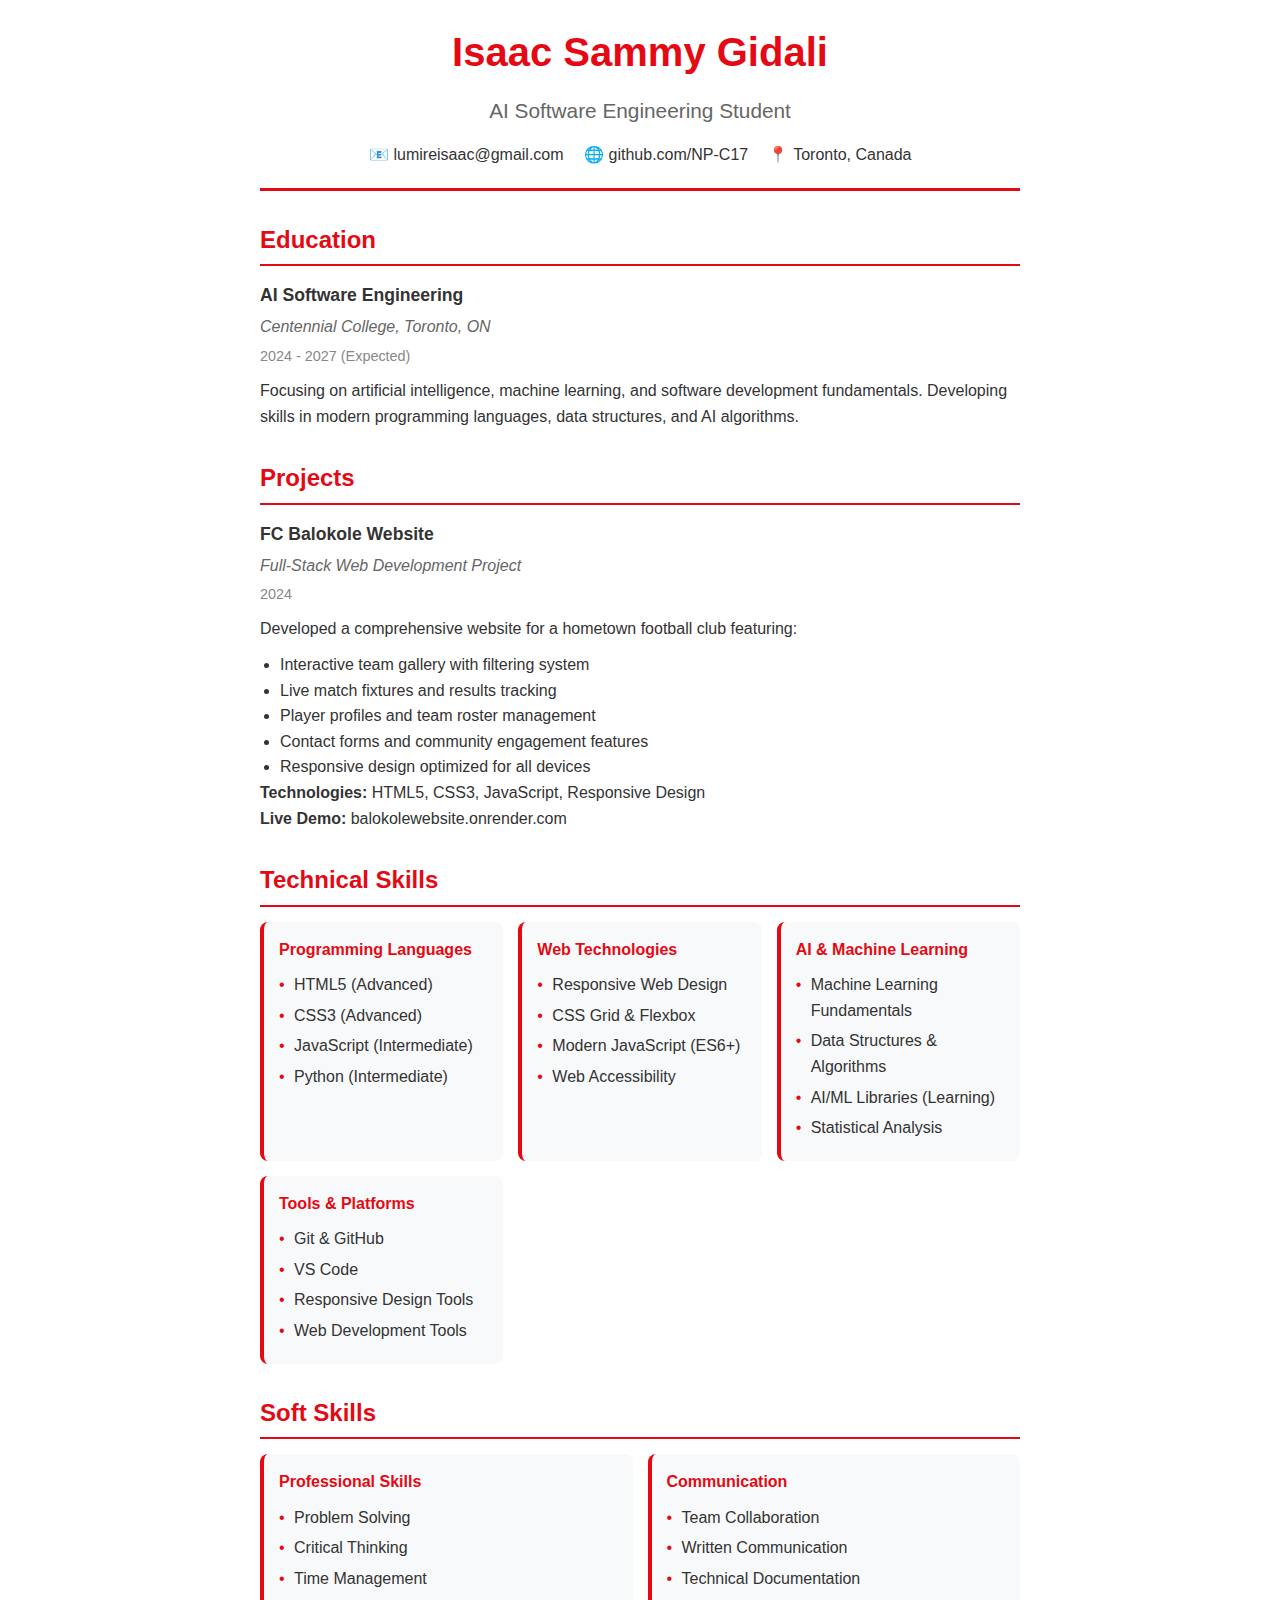
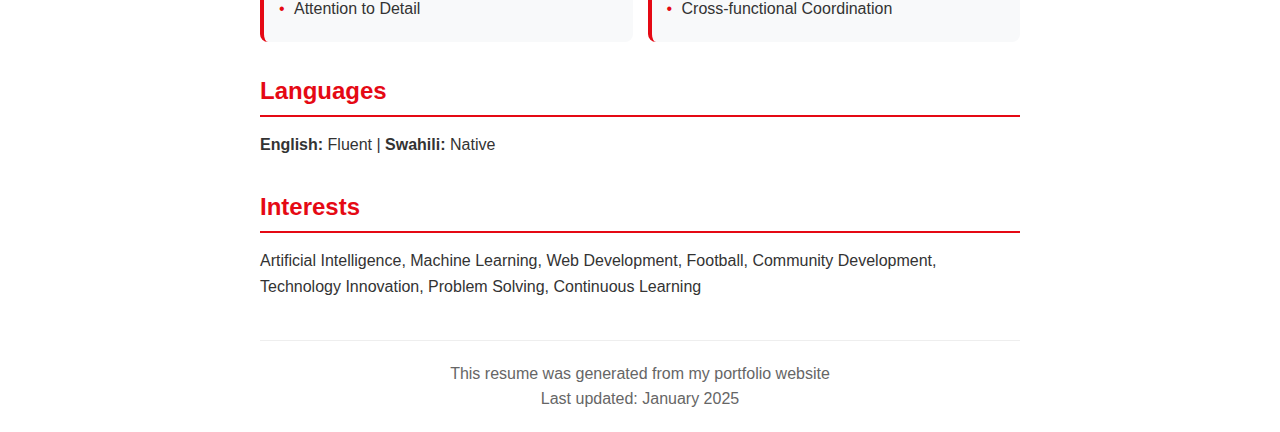
<file: resume.html>
<!DOCTYPE html>
<html lang="en">
<head>
    <meta charset="UTF-8">
    <meta name="viewport" content="width=device-width, initial-scale=1.0">
    <title>Isaac Sammy Gidali - Resume</title>
    <style>
        * {
            margin: 0;
            padding: 0;
            box-sizing: border-box;
        }
        
        body {
            font-family: 'Segoe UI', Tahoma, Geneva, Verdana, sans-serif;
            line-height: 1.6;
            color: #333;
            max-width: 800px;
            margin: 0 auto;
            padding: 20px;
            background: #fff;
        }
        
        .header {
            text-align: center;
            border-bottom: 3px solid #e50914;
            padding-bottom: 20px;
            margin-bottom: 30px;
        }
        
        .name {
            font-size: 2.5rem;
            font-weight: bold;
            color: #e50914;
            margin-bottom: 10px;
        }
        
        .title {
            font-size: 1.3rem;
            color: #666;
            margin-bottom: 15px;
        }
        
        .contact-info {
            display: flex;
            justify-content: center;
            gap: 20px;
            flex-wrap: wrap;
        }
        
        .contact-item {
            display: flex;
            align-items: center;
            gap: 5px;
        }
        
        .section {
            margin-bottom: 30px;
        }
        
        .section-title {
            font-size: 1.5rem;
            font-weight: bold;
            color: #e50914;
            border-bottom: 2px solid #e50914;
            padding-bottom: 5px;
            margin-bottom: 15px;
        }
        
        .education-item, .project-item, .skill-item {
            margin-bottom: 20px;
        }
        
        .education-title, .project-title {
            font-weight: bold;
            font-size: 1.1rem;
            margin-bottom: 5px;
        }
        
        .education-subtitle, .project-subtitle {
            color: #666;
            font-style: italic;
            margin-bottom: 5px;
        }
        
        .education-date, .project-date {
            color: #888;
            font-size: 0.9rem;
            margin-bottom: 10px;
        }
        
        .skills-grid {
            display: grid;
            grid-template-columns: repeat(auto-fit, minmax(200px, 1fr));
            gap: 15px;
        }
        
        .skill-category {
            background: #f8f9fa;
            padding: 15px;
            border-radius: 8px;
            border-left: 4px solid #e50914;
        }
        
        .skill-category h4 {
            color: #e50914;
            margin-bottom: 10px;
        }
        
        .skill-list {
            list-style: none;
        }
        
        .skill-list li {
            margin-bottom: 5px;
            padding-left: 15px;
            position: relative;
        }
        
        .skill-list li::before {
            content: '•';
            color: #e50914;
            position: absolute;
            left: 0;
        }
        
        @media print {
            body {
                padding: 0;
            }
            
            .header {
                border-bottom-color: #000;
            }
            
            .section-title {
                border-bottom-color: #000;
            }
            
            .skill-category {
                border-left-color: #000;
            }
        }
        
        @media (max-width: 600px) {
            .name {
                font-size: 2rem;
            }
            
            .contact-info {
                flex-direction: column;
                gap: 10px;
            }
            
            .skills-grid {
                grid-template-columns: 1fr;
            }
        }
    </style>
</head>
<body>
    <div class="header">
        <div class="name">Isaac Sammy Gidali</div>
        <div class="title">AI Software Engineering Student</div>
        <div class="contact-info">
            <div class="contact-item">
                <span>📧</span>
                <span>lumireisaac@gmail.com</span>
            </div>
            <div class="contact-item">
                <span>🌐</span>
                <span>github.com/NP-C17</span>
            </div>
            <div class="contact-item">
                <span>📍</span>
                <span>Toronto, Canada</span>
            </div>
        </div>
    </div>

    <div class="section">
        <div class="section-title">Education</div>
        <div class="education-item">
            <div class="education-title">AI Software Engineering</div>
            <div class="education-subtitle">Centennial College, Toronto, ON</div>
            <div class="education-date">2024 - 2027 (Expected)</div>
            <p>Focusing on artificial intelligence, machine learning, and software development fundamentals. 
            Developing skills in modern programming languages, data structures, and AI algorithms.</p>
        </div>
    </div>

    <div class="section">
        <div class="section-title">Projects</div>
        <div class="project-item">
            <div class="project-title">FC Balokole Website</div>
            <div class="project-subtitle">Full-Stack Web Development Project</div>
            <div class="project-date">2024</div>
            <p>Developed a comprehensive website for a hometown football club featuring:</p>
            <ul style="margin-left: 20px; margin-top: 10px;">
                <li>Interactive team gallery with filtering system</li>
                <li>Live match fixtures and results tracking</li>
                <li>Player profiles and team roster management</li>
                <li>Contact forms and community engagement features</li>
                <li>Responsive design optimized for all devices</li>
            </ul>
            <p><strong>Technologies:</strong> HTML5, CSS3, JavaScript, Responsive Design</p>
            <p><strong>Live Demo:</strong> balokolewebsite.onrender.com</p>
        </div>
    </div>

    <div class="section">
        <div class="section-title">Technical Skills</div>
        <div class="skills-grid">
            <div class="skill-category">
                <h4>Programming Languages</h4>
                <ul class="skill-list">
                    <li>HTML5 (Advanced)</li>
                    <li>CSS3 (Advanced)</li>
                    <li>JavaScript (Intermediate)</li>
                    <li>Python (Intermediate)</li>
                </ul>
            </div>
            <div class="skill-category">
                <h4>Web Technologies</h4>
                <ul class="skill-list">
                    <li>Responsive Web Design</li>
                    <li>CSS Grid & Flexbox</li>
                    <li>Modern JavaScript (ES6+)</li>
                    <li>Web Accessibility</li>
                </ul>
            </div>
            <div class="skill-category">
                <h4>AI & Machine Learning</h4>
                <ul class="skill-list">
                    <li>Machine Learning Fundamentals</li>
                    <li>Data Structures & Algorithms</li>
                    <li>AI/ML Libraries (Learning)</li>
                    <li>Statistical Analysis</li>
                </ul>
            </div>
            <div class="skill-category">
                <h4>Tools & Platforms</h4>
                <ul class="skill-list">
                    <li>Git & GitHub</li>
                    <li>VS Code</li>
                    <li>Responsive Design Tools</li>
                    <li>Web Development Tools</li>
                </ul>
            </div>
        </div>
    </div>

    <div class="section">
        <div class="section-title">Soft Skills</div>
        <div class="skills-grid">
            <div class="skill-category">
                <h4>Professional Skills</h4>
                <ul class="skill-list">
                    <li>Problem Solving</li>
                    <li>Critical Thinking</li>
                    <li>Time Management</li>
                    <li>Attention to Detail</li>
                </ul>
            </div>
            <div class="skill-category">
                <h4>Communication</h4>
                <ul class="skill-list">
                    <li>Team Collaboration</li>
                    <li>Written Communication</li>
                    <li>Technical Documentation</li>
                    <li>Cross-functional Coordination</li>
                </ul>
            </div>
        </div>
    </div>

    <div class="section">
        <div class="section-title">Languages</div>
        <p><strong>English:</strong> Fluent | <strong>Swahili:</strong> Native</p>
    </div>

    <div class="section">
        <div class="section-title">Interests</div>
        <p>Artificial Intelligence, Machine Learning, Web Development, Football, Community Development, 
        Technology Innovation, Problem Solving, Continuous Learning</p>
    </div>

    <div style="text-align: center; margin-top: 40px; padding-top: 20px; border-top: 1px solid #eee; color: #666;">
        <p>This resume was generated from my portfolio website</p>
        <p>Last updated: January 2025</p>
    </div>
</body>
</html>
</file>
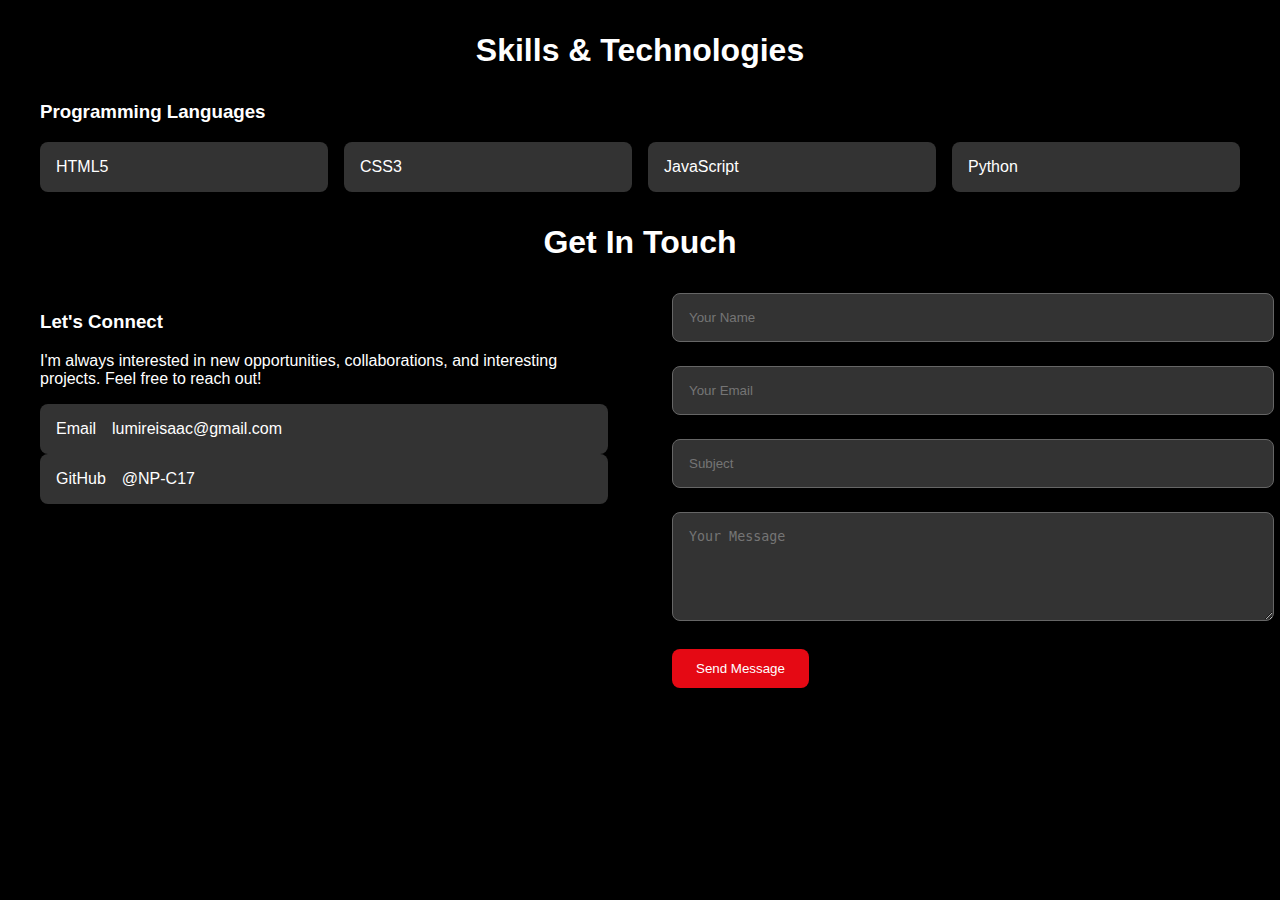
<file: simple-test.html>
<!DOCTYPE html>
<html lang="en">
<head>
    <meta charset="UTF-8">
    <meta name="viewport" content="width=device-width, initial-scale=1.0">
    <title>Simple Test</title>
    <style>
        body {
            font-family: Arial, sans-serif;
            margin: 0;
            padding: 0;
            background-color: #000;
            color: #fff;
        }
        
        .section-title {
            text-align: center;
            font-size: 2rem;
            margin: 2rem 0;
        }
        
        .container {
            max-width: 1200px;
            margin: 0 auto;
            padding: 0 20px;
        }
        
        .skills-grid {
            display: grid;
            grid-template-columns: repeat(auto-fit, minmax(200px, 1fr));
            gap: 1rem;
        }
        
        .skill-item {
            display: flex;
            align-items: center;
            gap: 1rem;
            padding: 1rem;
            background: #333;
            border-radius: 8px;
        }
        
        .contact-content {
            display: grid;
            grid-template-columns: 1fr 1fr;
            gap: 4rem;
        }
        
        .contact-method {
            display: flex;
            align-items: center;
            gap: 1rem;
            padding: 1rem;
            background: #333;
            border-radius: 8px;
        }
        
        .form-group {
            margin-bottom: 1.5rem;
        }
        
        .form-group input,
        .form-group textarea {
            width: 100%;
            padding: 1rem;
            background: #333;
            border: 1px solid #666;
            border-radius: 8px;
            color: #fff;
        }
        
        .btn {
            padding: 12px 24px;
            background: #e50914;
            color: #fff;
            border: none;
            border-radius: 8px;
            cursor: pointer;
        }
    </style>
</head>
<body>
    <!-- Simplified Skills Section -->
    <section id="skills">
        <div class="container">
            <h2 class="section-title">Skills & Technologies</h2>
            <div class="skills-content">
                <div class="skills-category">
                    <h3 class="category-title">Programming Languages</h3>
                    <div class="skills-grid">
                        <div class="skill-item">
                            <span class="skill-name">HTML5</span>
                        </div>
                        <div class="skill-item">
                            <span class="skill-name">CSS3</span>
                        </div>
                        <div class="skill-item">
                            <span class="skill-name">JavaScript</span>
                        </div>
                        <div class="skill-item">
                            <span class="skill-name">Python</span>
                        </div>
                    </div>
                </div>
            </div>
        </div>
    </section>

    <!-- Simplified Contact Section -->
    <section id="contact">
        <div class="container">
            <h2 class="section-title">Get In Touch</h2>
            <div class="contact-content">
                <div class="contact-info">
                    <h3 class="contact-subtitle">Let's Connect</h3>
                    <p class="contact-description">
                        I'm always interested in new opportunities, collaborations, and interesting projects. 
                        Feel free to reach out!
                    </p>
                    <div class="contact-methods">
                        <div class="contact-method">
                            <span class="contact-label">Email</span>
                            <span class="contact-value">lumireisaac@gmail.com</span>
                        </div>
                        <div class="contact-method">
                            <span class="contact-label">GitHub</span>
                            <span class="contact-value">@NP-C17</span>
                        </div>
                    </div>
                </div>
                <div class="contact-form">
                    <form class="form">
                        <div class="form-group">
                            <input type="text" id="name" name="name" placeholder="Your Name" required>
                        </div>
                        <div class="form-group">
                            <input type="email" id="email" name="email" placeholder="Your Email" required>
                        </div>
                        <div class="form-group">
                            <input type="text" id="subject" name="subject" placeholder="Subject" required>
                        </div>
                        <div class="form-group">
                            <textarea id="message" name="message" placeholder="Your Message" rows="5" required></textarea>
                        </div>
                        <button type="submit" class="btn">Send Message</button>
                    </form>
                </div>
            </div>
        </div>
    </section>
</body>
</html>
</file>
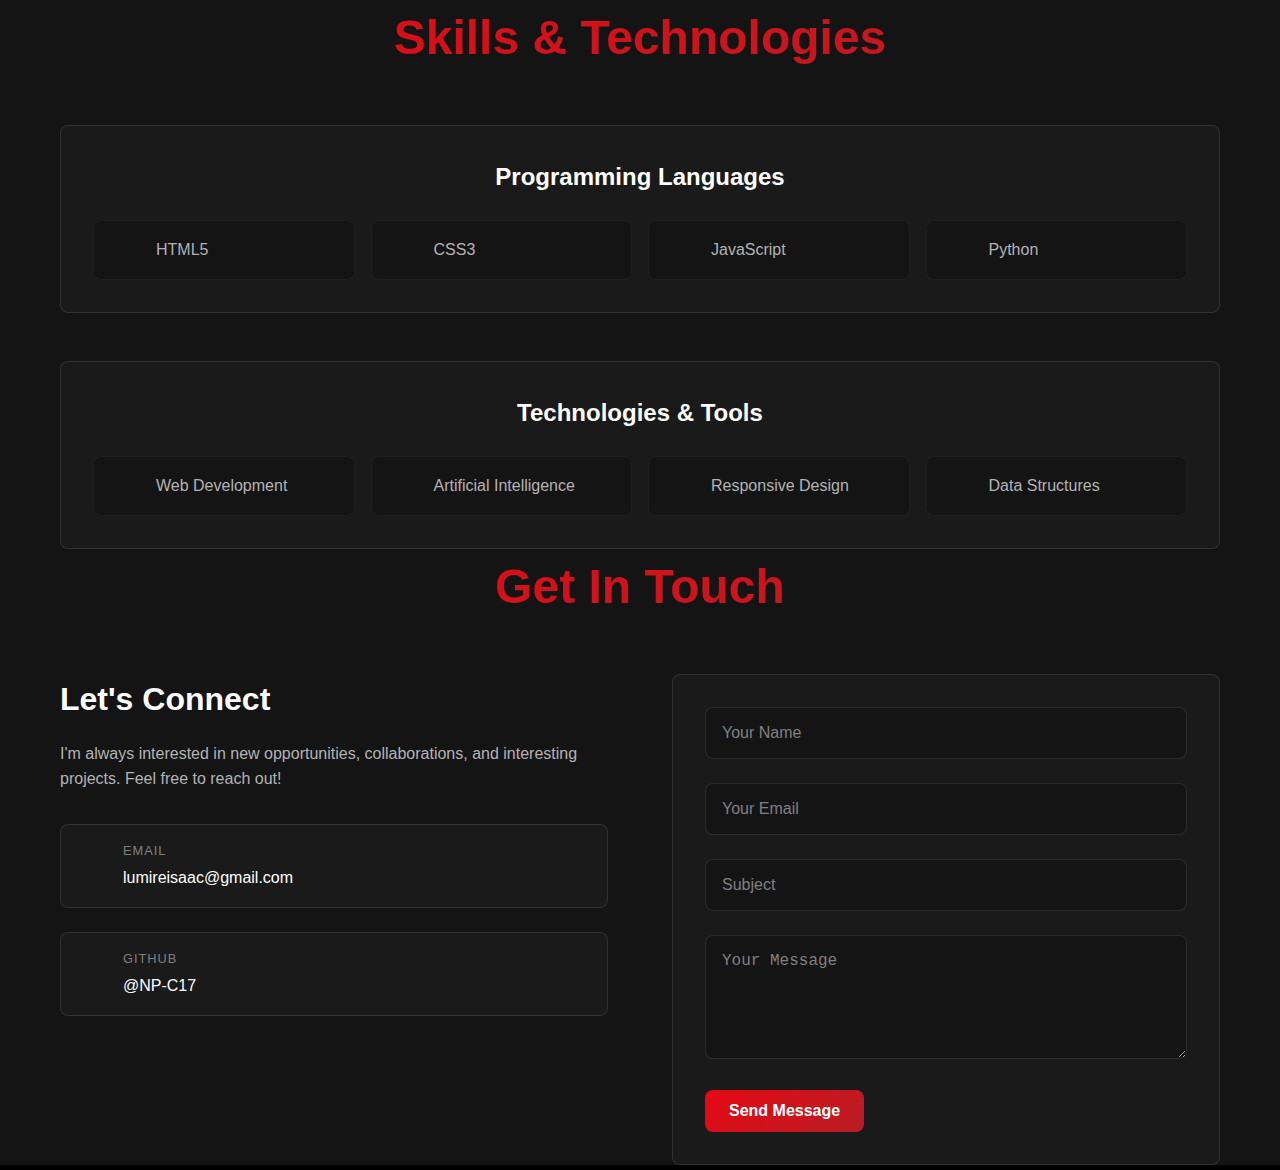
<file: test.html>
<!DOCTYPE html>
<html lang="en">
<head>
    <meta charset="UTF-8">
    <meta name="viewport" content="width=device-width, initial-scale=1.0">
    <title>Test Sections</title>
    <link rel="stylesheet" href="styles.css">
</head>
<body>
    <!-- Simplified Skills Section -->
    <section id="skills" class="skills" aria-labelledby="skills-heading">
        <div class="container">
            <h2 class="section-title" id="skills-heading">Skills & Technologies</h2>
            <div class="skills-content">
                <div class="skills-category">
                    <h3 class="category-title">Programming Languages</h3>
                    <div class="skills-grid">
                        <div class="skill-item">
                            <i class="fab fa-html5"></i>
                            <span class="skill-name">HTML5</span>
                        </div>
                        <div class="skill-item">
                            <i class="fab fa-css3-alt"></i>
                            <span class="skill-name">CSS3</span>
                        </div>
                        <div class="skill-item">
                            <i class="fab fa-js-square"></i>
                            <span class="skill-name">JavaScript</span>
                        </div>
                        <div class="skill-item">
                            <i class="fab fa-python"></i>
                            <span class="skill-name">Python</span>
                        </div>
                    </div>
                </div>
                
                <div class="skills-category">
                    <h3 class="category-title">Technologies & Tools</h3>
                    <div class="skills-grid">
                        <div class="skill-item">
                            <i class="fas fa-code"></i>
                            <span>Web Development</span>
                        </div>
                        <div class="skill-item">
                            <i class="fas fa-brain"></i>
                            <span>Artificial Intelligence</span>
                        </div>
                        <div class="skill-item">
                            <i class="fas fa-mobile-alt"></i>
                            <span>Responsive Design</span>
                        </div>
                        <div class="skill-item">
                            <i class="fas fa-database"></i>
                            <span>Data Structures</span>
                        </div>
                    </div>
                </div>
            </div>
        </div>
    </section>

    <!-- Simplified Contact Section -->
    <section id="contact" class="contact" aria-labelledby="contact-heading">
        <div class="container">
            <h2 class="section-title" id="contact-heading">Get In Touch</h2>
            <div class="contact-content">
                <div class="contact-info">
                    <h3 class="contact-subtitle">Let's Connect</h3>
                    <p class="contact-description">
                        I'm always interested in new opportunities, collaborations, and interesting projects. 
                        Feel free to reach out!
                    </p>
                    <div class="contact-methods">
                        <div class="contact-method">
                            <i class="fas fa-envelope"></i>
                            <div class="contact-details">
                                <span class="contact-label">Email</span>
                                <a href="mailto:lumireisaac@gmail.com" class="contact-value">lumireisaac@gmail.com</a>
                            </div>
                        </div>
                        <div class="contact-method">
                            <i class="fab fa-github"></i>
                            <div class="contact-details">
                                <span class="contact-label">GitHub</span>
                                <a href="https://github.com/NP-C17" target="_blank" class="contact-value">@NP-C17</a>
                            </div>
                        </div>
                    </div>
                </div>
                <div class="contact-form">
                    <form class="form" action="https://formspree.io/f/mwkdbqgl" method="POST">
                        <input type="hidden" name="_subject" value="New submission from your portfolio website">
                        <input type="hidden" name="_next" value="https://your-portfolio-url.com/thanks.html">
                        <input type="text" name="_gotcha" style="display:none">
                        <div class="form-group">
                            <input type="text" id="name" name="name" placeholder="Your Name" required aria-required="true">
                        </div>
                        <div class="form-group">
                            <input type="email" id="email" name="email" placeholder="Your Email" required aria-required="true">
                        </div>
                        <div class="form-group">
                            <input type="text" id="subject" name="subject" placeholder="Subject" required aria-required="true">
                        </div>
                        <div class="form-group">
                            <textarea id="message" name="message" placeholder="Your Message" rows="5" required aria-required="true"></textarea>
                        </div>
                        <button type="submit" class="btn btn-primary">Send Message</button>
                    </form>
                </div>
            </div>
        </div>
    </section>
    
    <script src="script.js"></script>
</body>
</html>
</file>
<file: styles.css>
/* Reset and Base Styles */
* {
  margin: 0;
  padding: 0;
  box-sizing: border-box;
}

:root {
  --primary-color: #e50914;
  --secondary-color: #b81d24;
  --dark-bg: #000000;
  --dark-surface: #141414;
  --dark-card: #1a1a1a;
  --text-primary: #ffffff;
  --text-secondary: #b3b3b3;
  --text-muted: #808080;
  --accent-color: #00d4ff;
  --gradient-primary: linear-gradient(
    135deg,
    var(--primary-color),
    var(--secondary-color)
  );
  --gradient-accent: linear-gradient(135deg, var(--accent-color), #0099cc);
  --shadow-light: 0 2px 4px rgba(0, 0, 0, 0.1);
  --shadow-medium: 0 4px 8px rgba(0, 0, 0, 0.15);
  --shadow-heavy: 0 8px 16px rgba(0, 0, 0, 0.3);
  --border-radius: 8px;
  --transition: all 0.3s cubic-bezier(0.4, 0, 0.2, 1);
  /* Uniform section background for all <section> elements */
  --section-bg: var(--dark-surface);
}

body {
  font-family: "Inter", -apple-system, BlinkMacSystemFont, "Segoe UI", Roboto,
    sans-serif;
  background: var(--dark-bg);
  color: var(--text-primary);
  line-height: 1.6;
  overflow-x: hidden;
}

.container {
  max-width: 1200px;
  margin: 0 auto;
  padding: 0 20px;
}

/* Typography */
.section-title {
  font-size: 3rem;
  font-weight: 700;
  text-align: center;
  margin-bottom: 3rem;
  background: var(--gradient-primary);
  -webkit-background-clip: text;
  -webkit-text-fill-color: transparent;
  background-clip: text;
}

.gradient-text {
  background: var(--gradient-primary);
  -webkit-background-clip: text;
  -webkit-text-fill-color: transparent;
  background-clip: text;
}

/* Navigation */
.navbar {
  position: fixed;
  top: 0;
  width: 100%;
  background: rgba(0, 0, 0, 0.95);
  backdrop-filter: blur(10px);
  z-index: 1000;
  transition: var(--transition);
}

.nav-container {
  max-width: 1200px;
  margin: 0 auto;
  padding: 0 20px;
  display: flex;
  justify-content: space-between;
  align-items: center;
  height: 70px;
}

.nav-logo .logo-text {
  font-size: 2rem;
  font-weight: 700;
  background: var(--gradient-primary);
  -webkit-background-clip: text;
  -webkit-text-fill-color: transparent;
  background-clip: text;
}

.nav-menu {
  display: flex;
  list-style: none;
  gap: 2rem;
}

.nav-link {
  color: var(--text-primary);
  text-decoration: none;
  font-weight: 500;
  transition: var(--transition);
  position: relative;
}

.nav-link:hover {
  color: var(--primary-color);
}

.nav-link::after {
  content: "";
  position: absolute;
  bottom: -5px;
  left: 0;
  width: 0;
  height: 2px;
  background: var(--gradient-primary);
  transition: var(--transition);
}

.nav-link:hover::after {
  width: 100%;
}

.hamburger {
  display: none;
  flex-direction: column;
  cursor: pointer;
}

.bar {
  width: 25px;
  height: 3px;
  background: var(--text-primary);
  margin: 3px 0;
  transition: var(--transition);
}

/* Hero Section */
.hero {
  min-height: 100vh;
  display: flex;
  align-items: center;
  justify-content: center;
  background: linear-gradient(
    135deg,
    var(--dark-bg) 0%,
    var(--dark-surface) 100%
  );
  position: relative;
  overflow: hidden;
}

.hero::before {
  content: "";
  position: absolute;
  top: 0;
  left: 0;
  right: 0;
  bottom: 0;
  background: url('data:image/svg+xml,<svg xmlns="http://www.w3.org/2000/svg" viewBox="0 0 100 100"><defs><pattern id="grid" width="10" height="10" patternUnits="userSpaceOnUse"><path d="M 10 0 L 0 0 0 10" fill="none" stroke="%231a1a1a" stroke-width="0.5"/></pattern></defs><rect width="100" height="100" fill="url(%23grid)"/></svg>');
  opacity: 0.3;
}

.hero-content {
  display: grid;
  grid-template-columns: 1fr 1fr;
  gap: 4rem;
  align-items: center;
  max-width: 1200px;
  margin: 0 auto;
  padding: 0 20px;
  position: relative;
  z-index: 2;
}

.hero-title {
  font-size: 4rem;
  font-weight: 700;
  margin-bottom: 1rem;
  line-height: 1.1;
}

.hero-subtitle {
  font-size: 2rem;
  color: var(--text-secondary);
  margin-bottom: 1.5rem;
  font-weight: 400;
}

.hero-description {
  font-size: 1.2rem;
  color: var(--text-muted);
  margin-bottom: 2rem;
  max-width: 500px;
}

.hero-buttons {
  display: flex;
  gap: 1rem;
  flex-wrap: wrap;
}

.btn {
  padding: 12px 24px;
  border: none;
  border-radius: var(--border-radius);
  font-size: 1rem;
  font-weight: 600;
  text-decoration: none;
  display: inline-block;
  transition: var(--transition);
  cursor: pointer;
  text-align: center;
}

.btn-primary {
  background: var(--gradient-primary);
  color: var(--text-primary);
}

.btn-primary:hover {
  transform: translateY(-2px);
  box-shadow: var(--shadow-medium);
}

.btn-secondary {
  background: transparent;
  color: var(--text-primary);
  border: 2px solid var(--text-primary);
}

.btn-secondary:hover {
  background: var(--text-primary);
  color: var(--dark-bg);
  transform: translateY(-2px);
}

.hero-visual {
  display: flex;
  justify-content: center;
  align-items: center;
}

.floating-card {
  background: var(--dark-card);
  padding: 2rem;
  border-radius: var(--border-radius);
  box-shadow: var(--shadow-heavy);
  border: 1px solid rgba(255, 255, 255, 0.1);
  animation: float 6s ease-in-out infinite;
}

.floating-card .card-content {
  text-align: center;
  color: var(--text-primary);
}

.floating-card i {
  font-size: 3rem;
  color: var(--primary-color);
  margin-bottom: 1rem;
  display: block;
}

.floating-card span {
  font-size: 1.1rem;
  font-weight: 500;
}

@keyframes float {
  0%,
  100% {
    transform: translateY(0px);
  }
  50% {
    transform: translateY(-20px);
  }
}

.scroll-indicator {
  position: absolute;
  bottom: 2rem;
  left: 50%;
  transform: translateX(-50%);
  animation: bounce 2s infinite;
}

.scroll-arrow {
  width: 20px;
  height: 20px;
  border-right: 2px solid var(--text-primary);
  border-bottom: 2px solid var(--text-primary);
  transform: rotate(45deg);
}

@keyframes bounce {
  0%,
  20%,
  50%,
  80%,
  100% {
    transform: translateX(-50%) translateY(0);
  }
  40% {
    transform: translateX(-50%) translateY(-10px);
  }
  60% {
    transform: translateX(-50%) translateY(-5px);
  }
}

/* About Section */
.about {
  padding: 6rem 0;
  background: var(--dark-surface);
}

.about-content {
  display: grid;
  grid-template-columns: 2fr 1fr;
  gap: 4rem;
  align-items: center;
}

.about-description {
  font-size: 1.1rem;
  color: var(--text-secondary);
  margin-bottom: 1.5rem;
  line-height: 1.8;
}

.about-stats {
  display: grid;
  grid-template-columns: repeat(3, 1fr);
  gap: 2rem;
  margin-top: 2rem;
}

.stat {
  text-align: center;
  padding: 1.5rem;
  background: var(--dark-card);
  border-radius: var(--border-radius);
  border: 1px solid rgba(255, 255, 255, 0.1);
  transition: var(--transition);
}

.stat:hover {
  transform: translateY(-5px);
  box-shadow: var(--shadow-medium);
}

.stat-number {
  display: block;
  font-size: 2rem;
  font-weight: 700;
  color: var(--primary-color);
  margin-bottom: 0.5rem;
}

.stat-label {
  color: var(--text-muted);
  font-size: 0.9rem;
  text-transform: uppercase;
  letter-spacing: 1px;
}

.about-image {
  display: flex;
  justify-content: center;
  align-items: center;
}

.image-placeholder {
  width: 200px;
  height: 200px;
  background: var(--dark-card);
  border-radius: 50%;
  display: flex;
  align-items: center;
  justify-content: center;
  border: 3px solid var(--primary-color);
}

.image-placeholder i {
    font-size: 4rem;
    color: var(--primary-color);
}

.profile-image {
    width: 200px;
    height: 200px;
    border-radius: 50%;
    object-fit: cover;
    border: 3px solid var(--primary-color);
    box-shadow: var(--shadow-heavy);
}

/* Projects Section */
.projects {
  padding: 6rem 0;
  background: var(--dark-bg);
}

.projects-grid {
    display: grid;
    grid-template-columns: 1fr;
    gap: 2rem;
}

/* Blog Section */
.blog {
    padding: 6rem 0;
    background: var(--dark-surface);
}

.blog-grid {
    display: grid;
    grid-template-columns: repeat(auto-fit, minmax(300px, 1fr));
    gap: 2rem;
}

.blog-card {
    background: var(--dark-card);
    border-radius: var(--border-radius);
    overflow: hidden;
    transition: var(--transition);
    border: 1px solid rgba(255, 255, 255, 0.1);
}

.blog-card:hover {
    transform: translateY(-5px);
    box-shadow: var(--shadow-heavy);
}

.blog-image {
    height: 200px;
    overflow: hidden;
}

.blog-image img {
    width: 100%;
    height: 100%;
    object-fit: cover;
    transition: var(--transition);
}

.blog-card:hover .blog-image img {
    transform: scale(1.05);
}

.blog-content {
    padding: 1.5rem;
}

.blog-meta {
    display: flex;
    justify-content: space-between;
    margin-bottom: 1rem;
}

.blog-date {
    color: var(--text-muted);
    font-size: 0.9rem;
}

.blog-tag {
    background: var(--primary-color);
    color: var(--text-primary);
    padding: 0.25rem 0.75rem;
    border-radius: 20px;
    font-size: 0.8rem;
    font-weight: 500;
}

.blog-title {
    font-size: 1.3rem;
    font-weight: 600;
    margin-bottom: 1rem;
    color: var(--text-primary);
}

.blog-excerpt {
    color: var(--text-secondary);
    margin-bottom: 1.5rem;
    line-height: 1.6;
}

.blog-link {
    color: var(--primary-color);
    text-decoration: none;
    font-weight: 500;
    transition: var(--transition);
    display: inline-flex;
    align-items: center;
}

.blog-link:hover {
    color: var(--accent-color);
}

.blog-link::after {
    content: "→";
    margin-left: 0.5rem;
}

.blog-actions {
    text-align: center;
    margin-top: 3rem;
}

.project-card {
  background: var(--dark-card);
  border-radius: var(--border-radius);
  overflow: hidden;
  transition: var(--transition);
  border: 1px solid rgba(255, 255, 255, 0.1);
}

.project-card:hover {
  transform: translateY(-10px);
  box-shadow: var(--shadow-heavy);
}

.project-card.featured {
  grid-column: span 2;
}

.project-image {
  position: relative;
  height: 250px;
  overflow: hidden;
}

.project-image img {
  width: 100%;
  height: 100%;
  object-fit: cover;
  transition: var(--transition);
}

.project-overlay {
  position: absolute;
  top: 0;
  left: 0;
  right: 0;
  bottom: 0;
  background: rgba(0, 0, 0, 0.8);
  display: flex;
  align-items: center;
  justify-content: center;
  opacity: 0;
  transition: var(--transition);
}

.project-card:hover .project-overlay {
  opacity: 1;
}

.project-links {
  display: flex;
  gap: 1rem;
}

.project-link {
  width: 50px;
  height: 50px;
  background: var(--primary-color);
  border-radius: 50%;
  display: flex;
  align-items: center;
  justify-content: center;
  color: var(--text-primary);
  text-decoration: none;
  transition: var(--transition);
}

.project-link:hover {
  background: var(--secondary-color);
  transform: scale(1.1);
}

.coming-soon-overlay {
  position: absolute;
  top: 0;
  left: 0;
  right: 0;
  bottom: 0;
  background: rgba(0, 0, 0, 0.9);
  display: flex;
  flex-direction: column;
  align-items: center;
  justify-content: center;
  color: var(--text-primary);
}

.coming-soon-overlay i {
  font-size: 3rem;
  color: var(--accent-color);
  margin-bottom: 1rem;
}

.coming-soon-overlay span {
  font-size: 1.2rem;
  font-weight: 600;
}

.project-content {
  padding: 1.5rem;
}

.project-title {
  font-size: 1.5rem;
  font-weight: 600;
  margin-bottom: 1rem;
  color: var(--text-primary);
}

.project-description {
  color: var(--text-secondary);
  margin-bottom: 1.5rem;
  line-height: 1.6;
}

.project-tech {
  display: flex;
  gap: 0.5rem;
  margin-bottom: 1rem;
  flex-wrap: wrap;
}

.tech-tag {
  background: var(--primary-color);
  color: var(--text-primary);
  padding: 0.25rem 0.75rem;
  border-radius: 20px;
  font-size: 0.8rem;
  font-weight: 500;
}

.project-features {
  display: flex;
  gap: 0.5rem;
  flex-wrap: wrap;
}

.feature {
  background: var(--dark-surface);
  color: var(--text-secondary);
  padding: 0.25rem 0.75rem;
  border-radius: 20px;
  font-size: 0.8rem;
  border: 1px solid rgba(255, 255, 255, 0.1);
}

/* Skills Section */
.skills {
  padding: 6rem 0;
  background: var(--dark-surface);
}

.skills-content {
  display: grid;
  gap: 3rem;
}

.skills-category {
  background: var(--dark-card);
  padding: 2rem;
  border-radius: var(--border-radius);
  border: 1px solid rgba(255, 255, 255, 0.1);
}

.category-title {
  font-size: 1.5rem;
  font-weight: 600;
  margin-bottom: 1.5rem;
  color: var(--text-primary);
  text-align: center;
}

.skills-grid {
  display: grid;
  grid-template-columns: repeat(auto-fit, minmax(200px, 1fr));
  gap: 1rem;
}

.skill-item {
  display: flex;
  align-items: center;
  gap: 1rem;
  padding: 1rem;
  background: var(--dark-surface);
  border-radius: var(--border-radius);
  transition: var(--transition);
  border: 1px solid rgba(255, 255, 255, 0.05);
}

.skill-item:hover {
  background: var(--dark-bg);
  transform: translateX(5px);
}

.skill-item i {
  font-size: 1.5rem;
  color: var(--primary-color);
  width: 30px;
  text-align: center;
}

.skill-item span {
  color: var(--text-secondary);
  font-weight: 500;
}

/* Contact Section */
.contact {
  padding: 6rem 0;
  background: var(--dark-bg);
}

.contact-content {
  display: grid;
  grid-template-columns: 1fr 1fr;
  gap: 4rem;
}

.contact-subtitle {
  font-size: 2rem;
  font-weight: 600;
  margin-bottom: 1rem;
  color: var(--text-primary);
}

.contact-description {
  color: var(--text-secondary);
  margin-bottom: 2rem;
  line-height: 1.6;
}

.contact-methods {
  display: flex;
  flex-direction: column;
  gap: 1.5rem;
}

.contact-method {
  display: flex;
  align-items: center;
  gap: 1rem;
  padding: 1rem;
  background: var(--dark-card);
  border-radius: var(--border-radius);
  border: 1px solid rgba(255, 255, 255, 0.1);
  transition: var(--transition);
}

.contact-method:hover {
  transform: translateX(5px);
  box-shadow: var(--shadow-medium);
}

.contact-method i {
  font-size: 1.5rem;
  color: var(--primary-color);
  width: 30px;
  text-align: center;
}

.contact-details {
  display: flex;
  flex-direction: column;
}

.contact-label {
  font-size: 0.8rem;
  color: var(--text-muted);
  text-transform: uppercase;
  letter-spacing: 1px;
  margin-bottom: 0.25rem;
}

.contact-value {
  color: var(--text-primary);
  text-decoration: none;
  font-weight: 500;
  transition: var(--transition);
}

.contact-value:hover {
  color: var(--primary-color);
}

.contact-form {
  background: var(--dark-card);
  padding: 2rem;
  border-radius: var(--border-radius);
  border: 1px solid rgba(255, 255, 255, 0.1);
}

.form-group {
  margin-bottom: 1.5rem;
}

.form-group input,
.form-group textarea {
  width: 100%;
  padding: 1rem;
  background: var(--dark-surface);
  border: 1px solid rgba(255, 255, 255, 0.1);
  border-radius: var(--border-radius);
  color: var(--text-primary);
  font-size: 1rem;
  transition: var(--transition);
}

.form-group input::placeholder,
.form-group textarea::placeholder {
  color: var(--text-muted);
}

/* Footer */
.footer {
  background: var(--dark-surface);
  padding: 3rem 0 1rem;
  border-top: 1px solid rgba(255, 255, 255, 0.1);
}

.footer-content {
  display: flex;
  justify-content: space-between;
  align-items: center;
  margin-bottom: 2rem;
  flex-wrap: wrap;
  gap: 2rem;
}

.footer-logo .logo-text {
  font-size: 2rem;
  font-weight: 700;
  background: var(--gradient-primary);
  -webkit-background-clip: text;
  -webkit-text-fill-color: transparent;
  background-clip: text;
}

.footer-links {
  display: flex;
  gap: 2rem;
  flex-wrap: wrap;
}

.footer-links a {
  color: var(--text-secondary);
  text-decoration: none;
  transition: var(--transition);
}

.footer-links a:hover {
  color: var(--primary-color);
}

.footer-social {
  display: flex;
  gap: 1rem;
}

.social-link {
  width: 40px;
  height: 40px;
  background: var(--dark-card);
  border-radius: 50%;
  display: flex;
  align-items: center;
  justify-content: center;
  color: var(--text-primary);
  text-decoration: none;
  transition: var(--transition);
  border: 1px solid rgba(255, 255, 255, 0.1);
}

.social-link:hover {
  background: var(--primary-color);
  transform: translateY(-2px);
}

.footer-bottom {
  text-align: center;
  padding-top: 2rem;
  border-top: 1px solid rgba(255, 255, 255, 0.1);
  color: var(--text-muted);
}

/* Responsive Design */
@media (max-width: 768px) {
  .hamburger {
    display: flex;
  }

  .nav-menu {
    position: fixed;
    left: -100%;
    top: 70px;
    flex-direction: column;
    background-color: var(--dark-bg);
    width: 100%;
    text-align: center;
    transition: 0.3s;
    box-shadow: var(--shadow-medium);
    padding: 2rem 0;
  }

  .nav-menu.active {
    left: 0;
  }

  .hero-content {
    grid-template-columns: 1fr;
    text-align: center;
    gap: 2rem;
  }

  .hero-title {
    font-size: 2.5rem;
  }

  .hero-subtitle {
    font-size: 1.5rem;
  }

  .about-content {
    grid-template-columns: 1fr;
    gap: 2rem;
  }

  .about-stats {
    grid-template-columns: 1fr;
  }

  .contact-content {
    grid-template-columns: 1fr;
    gap: 2rem;
  }

  .project-card.featured {
    grid-column: span 1;
  }

  .footer-content {
    flex-direction: column;
    text-align: center;
  }

  .section-title {
    font-size: 2rem;
  }
}

@media (max-width: 480px) {
  .hero-title {
    font-size: 2rem;
  }

  .hero-subtitle {
    font-size: 1.2rem;
  }

  .hero-buttons {
    flex-direction: column;
    align-items: center;
  }

  .btn {
    width: 100%;
    max-width: 250px;
  }

  .projects-grid {
    grid-template-columns: 1fr;
  }

  .skills-grid {
    grid-template-columns: 1fr;
  }
}

/* Smooth Scrolling */
html {
  scroll-behavior: smooth;
}

/* Custom Scrollbar */
::-webkit-scrollbar {
  width: 8px;
}

::-webkit-scrollbar-track {
  background: var(--dark-surface);
}

::-webkit-scrollbar-thumb {
  background: var(--primary-color);
  border-radius: 4px;
}

::-webkit-scrollbar-thumb:hover {
  background: var(--secondary-color);
}

/* CSS fallback to ensure sections are visible */
#skills, #contact {
    opacity: 1 !important;
    transform: translateY(0) !important;
    display: block !important;
}

/* Fallback for when JavaScript is disabled */
.no-js #skills, .no-js #contact {
    opacity: 1;
    transform: none;
}

/* Ensure sections have proper height */
#skills, #contact {
    min-height: 500px;
}

/* Force sections to be visible with !important */
#skills {
    display: block !important;
    visibility: visible !important;
    opacity: 1 !important;
    height: auto !important;
    overflow: visible !important;
}

#contact {
    display: block !important;
    visibility: visible !important;
    opacity: 1 !important;
    height: auto !important;
    overflow: visible !important;
}

/* Navigation Controls */
.nav-controls {
  display: flex;
  align-items: center;
  gap: 1rem;
}

.theme-toggle {
  background: transparent;
  border: 1px solid var(--text-secondary);
  color: var(--text-secondary);
  width: 40px;
  height: 40px;
  border-radius: 50%;
  display: flex;
  align-items: center;
  justify-content: center;
  cursor: pointer;
  transition: var(--transition);
  font-size: 1.1rem;
}

.theme-toggle:hover {
  border-color: var(--primary-color);
  color: var(--primary-color);
  transform: scale(1.1);
}

/* About Actions */
.about-actions {
  display: flex;
  gap: 1rem;
  margin: 2rem 0;
  flex-wrap: wrap;
}

/* Project Stats */
.project-stats {
  display: grid;
  grid-template-columns: repeat(3, 1fr);
  gap: 1rem;
  margin-top: 1.5rem;
}

.stat-item {
  text-align: center;
  padding: 1rem;
  background: var(--dark-surface);
  border-radius: var(--border-radius);
  border: 1px solid rgba(255, 255, 255, 0.1);
}

.stat-item .stat-number {
  display: block;
  font-size: 1.2rem;
  font-weight: 700;
  color: var(--accent-color);
  margin-bottom: 0.25rem;
}

.stat-item .stat-label {
  font-size: 0.8rem;
  color: var(--text-muted);
  text-transform: uppercase;
  letter-spacing: 0.5px;
}

/* Enhanced Skills */
.skill-info {
  flex: 1;
  display: flex;
  flex-direction: column;
  gap: 0.5rem;
}

.skill-name {
  color: var(--text-primary);
  font-weight: 500;
}

.skill-progress {
  width: 100%;
  height: 6px;
  background: var(--dark-surface);
  border-radius: 3px;
  overflow: hidden;
}

.progress-bar {
  height: 100%;
  background: var(--gradient-primary);
  border-radius: 3px;
  width: 0;
  transition: width 1.5s ease-out;
}

/* Modal Styles */
.modal {
  display: none;
  position: fixed;
  z-index: 10000;
  left: 0;
  top: 0;
  width: 100%;
  height: 100%;
  background-color: rgba(0, 0, 0, 0.8);
  backdrop-filter: blur(5px);
}

.modal-content {
  background: var(--dark-card);
  margin: 5% auto;
  padding: 2rem;
  border-radius: var(--border-radius);
  width: 90%;
  max-width: 800px;
  max-height: 80vh;
  overflow-y: auto;
  position: relative;
  border: 1px solid rgba(255, 255, 255, 0.1);
  animation: modalSlideIn 0.3s ease-out;
}

@keyframes modalSlideIn {
  from {
    opacity: 0;
    transform: translateY(-50px);
  }
  to {
    opacity: 1;
    transform: translateY(0);
  }
}

.close {
  color: var(--text-muted);
  float: right;
  font-size: 2rem;
  font-weight: bold;
  cursor: pointer;
  transition: var(--transition);
  position: absolute;
  top: 1rem;
  right: 1.5rem;
}

.close:hover {
  color: var(--primary-color);
}

/* Gallery Grid */
.gallery-grid {
  display: grid;
  grid-template-columns: repeat(auto-fit, minmax(250px, 1fr));
  gap: 1.5rem;
  margin-top: 2rem;
}

.gallery-item {
  background: var(--dark-surface);
  border-radius: var(--border-radius);
  overflow: hidden;
  border: 1px solid rgba(255, 255, 255, 0.1);
  transition: var(--transition);
}

.gallery-item:hover {
  transform: translateY(-5px);
  box-shadow: var(--shadow-medium);
}

.gallery-item img {
  width: 100%;
  height: 200px;
  object-fit: cover;
}

.gallery-caption {
  padding: 1rem;
  text-align: center;
  color: var(--text-secondary);
  font-weight: 500;
}

/* Timeline Modal */
.timeline-modal {
  max-width: 600px;
}

.timeline {
  position: relative;
  margin-top: 2rem;
}

.timeline::before {
  content: "";
  position: absolute;
  left: 20px;
  top: 0;
  bottom: 0;
  width: 2px;
  background: var(--primary-color);
}

.timeline-item {
  position: relative;
  margin-bottom: 2rem;
  padding-left: 60px;
}

.timeline-marker {
  position: absolute;
  left: 11px;
  top: 0;
  width: 20px;
  height: 20px;
  background: var(--primary-color);
  border-radius: 50%;
  border: 3px solid var(--dark-card);
}

.timeline-content h3 {
  color: var(--primary-color);
  margin-bottom: 0.5rem;
  font-size: 1.2rem;
}

.timeline-content h4 {
  color: var(--text-primary);
  margin-bottom: 0.5rem;
  font-size: 1rem;
}

.timeline-content p {
  color: var(--text-secondary);
  margin-bottom: 0.5rem;
  font-size: 0.9rem;
}

/* Back to Top Button */
.back-to-top {
  position: fixed;
  bottom: 2rem;
  right: 2rem;
  width: 50px;
  height: 50px;
  background: var(--gradient-primary);
  color: var(--text-primary);
  border: none;
  border-radius: 50%;
  cursor: pointer;
  display: none;
  align-items: center;
  justify-content: center;
  font-size: 1.2rem;
  transition: var(--transition);
  z-index: 1000;
  box-shadow: var(--shadow-medium);
}

.back-to-top:hover {
  transform: translateY(-3px);
  box-shadow: var(--shadow-heavy);
}

.back-to-top.show {
  display: flex;
}

/* Enhanced Footer */
.footer-tagline {
  color: var(--text-muted);
  font-size: 0.9rem;
  margin-top: 0.5rem;
  font-style: italic;
}

.footer-location {
  color: var(--text-muted);
  font-size: 0.8rem;
  margin-top: 0.5rem;
}

/* Light Theme Variables */
[data-theme="light"] {
  --dark-bg: #ffffff;
  --dark-surface: #f8f9fa;
  --dark-card: #ffffff;
  --text-primary: #1a1a1a;
  --text-secondary: #4a4a4a;
  --text-muted: #6c757d;
}

/* Enhanced Mobile Accessibility */
@media (max-width: 768px) {
  .nav-controls {
    gap: 0.5rem;
  }

  .theme-toggle {
    width: 35px;
    height: 35px;
    font-size: 1rem;
  }

  .modal-content {
    margin: 10% auto;
    width: 95%;
    padding: 1.5rem;
  }

  .gallery-grid {
    grid-template-columns: repeat(auto-fit, minmax(200px, 1fr));
    gap: 1rem;
  }

  .about-actions {
    flex-direction: column;
    align-items: stretch;
  }

  .project-stats {
    grid-template-columns: 1fr;
  }

  .back-to-top {
    bottom: 1rem;
    right: 1rem;
    width: 45px;
    height: 45px;
  }
}

/* Focus States for Accessibility */
button:focus,
a:focus,
input:focus,
textarea:focus {
  outline: 2px solid var(--primary-color);
  outline-offset: 2px;
}

/* High Contrast Mode Support */
@media (prefers-contrast: high) {
  :root {
    --primary-color: #ff0000;
    --text-primary: #000000;
    --dark-bg: #ffffff;
  }
}

/* Reduced Motion Support */
@media (prefers-reduced-motion: reduce) {
  *,
  *::before,
  *::after {
    animation-duration: 0.01ms !important;
    animation-iteration-count: 1 !important;
    transition-duration: 0.01ms !important;
  }
}

/* Form Validation Styles */
.form-group input.error,
.form-group textarea.error {
  border-color: #ef4444;
  box-shadow: 0 0 0 3px rgba(239, 68, 68, 0.1);
}

.form-group input.error::placeholder,
.form-group textarea.error::placeholder {
  color: #ef4444;
}

/* Enhanced Form Styling */
.form-group input:focus,
.form-group textarea:focus {
  outline: none;
  border-color: var(--primary-color);
  box-shadow: 0 0 0 3px rgba(229, 9, 20, 0.1);
  transform: translateY(-1px);
}

.form-group input:valid,
.form-group textarea:valid {
  border-color: #10b981;
}

/* Loading States */
.btn.loading {
  position: relative;
  color: transparent;
}

.btn.loading::after {
  content: "";
  position: absolute;
  top: 50%;
  left: 50%;
  width: 20px;
  height: 20px;
  margin: -10px 0 0 -10px;
  border: 2px solid transparent;
  border-top: 2px solid var(--text-primary);
  border-radius: 50%;
  animation: spin 1s linear infinite;
}

@keyframes spin {
  0% {
    transform: rotate(0deg);
  }
  100% {
    transform: rotate(360deg);
  }
}

/* Enhanced Button States */
.btn:disabled {
  opacity: 0.6;
  cursor: not-allowed;
  transform: none !important;
}

/* Keyboard Navigation Styles */
.keyboard-navigation button:focus,
.keyboard-navigation a:focus {
  outline: 2px solid var(--primary-color);
  outline-offset: 2px;
}

/* Enhanced Mobile Touch Targets */
@media (max-width: 768px) {
  .btn {
    min-height: 44px; /* Minimum touch target size */
  }
  
  .nav-link {
    padding: 12px 16px; /* Larger touch targets */
  }
  
  .project-link {
    width: 60px;
    height: 60px; /* Larger touch targets for mobile */
  }
}

/* Ensure skills and contact sections are always visible */
#skills, #contact {
    display: block !important;
    visibility: visible !important;
    opacity: 1 !important;
}

/* Force sections to be visible with high specificity */
section#skills, section#contact {
    display: block !important;
    visibility: visible !important;
    opacity: 1 !important;
    height: auto !important;
    overflow: visible !important;
}

/* Ensure sections have proper positioning */
#skills, #contact {
    position: relative !important;
    z-index: 1 !important;
}


/* Form Input Focus Effects */
.form-group input:focus,
.form-group textarea:focus {
  outline: none;
  border-color: var(--primary-color);
  box-shadow: 0 0 0 3px rgba(229, 9, 20, 0.1);
  transform: translateY(-1px);
}

/* Social Icon Hover Effects */
.social-link {
  transition: all 0.3s ease;
  position: relative;
  overflow: hidden;
}

.social-link:hover {
  transform: translateY(-5px) scale(1.1);
  box-shadow: 0 5px 15px rgba(229, 9, 20, 0.4);
}

/* Custom Cursor */
.custom-cursor {
  width: 20px;
  height: 20px;
  border: 2px solid var(--primary-color);
  border-radius: 50%;
  position: fixed;
  pointer-events: none;
  transform: translate(-50%, -50%);
  z-index: 9999;
  transition: all 0.1s ease;
}

.custom-cursor.hover {
  transform: translate(-50%, -50%) scale(1.5);
  background-color: rgba(229, 9, 20, 0.2);
}


/* Simplified Card Styles (Removed expensive glassmorphism effects) */
.glass-card {
    background: var(--dark-card);
    border: 1px solid rgba(255, 255, 255, 0.1);
    box-shadow: 0 4px 6px rgba(0, 0, 0, 0.1);
}

.project-card.glass-effect {
    background: var(--dark-card);
    border: 1px solid rgba(255, 255, 255, 0.1);
    box-shadow: 0 4px 6px rgba(0, 0, 0, 0.1);
}

.modal-content.glass-effect {
    background: var(--dark-card);
    border: 1px solid rgba(255, 255, 255, 0.1);
}

/* Simplified Featured Project */
.project-card.featured.glass-effect {
    background: var(--dark-card);
    border: 1px solid rgba(255, 255, 255, 0.1);
}

/* Project Case Study */
.project-case-study {
    margin-top: 2rem;
    padding-top: 2rem;
    border-top: 1px solid rgba(255, 255, 255, 0.1);
}

.case-study-title {
    font-size: 1.5rem;
    font-weight: 600;
    color: var(--primary-color);
    margin-bottom: 1.5rem;
    text-align: center;
}

.case-study-section {
    margin-bottom: 1.5rem;
}

.case-study-subtitle {
    font-size: 1.2rem;
    font-weight: 600;
    color: var(--text-primary);
    margin-bottom: 0.5rem;
}

.case-study-content p {
    color: var(--text-secondary);
    line-height: 1.6;
    margin-bottom: 1rem;
}

.tech-list {
    list-style-type: none;
    padding-left: 0;
}

.tech-list li {
    color: var(--text-secondary);
    padding: 0.5rem 0;
    border-bottom: 1px solid rgba(255, 255, 255, 0.05);
}

.tech-list li:before {
    content: "▹";
    color: var(--primary-color);
    display: inline-block;
    width: 1em;
    margin-right: 0.5em;
}

.results-stats {
    display: grid;
    grid-template-columns: repeat(auto-fit, minmax(120px, 1fr));
    gap: 1rem;
    margin-top: 1rem;
}

.results-stat {
    text-align: center;
    padding: 1rem;
    background: var(--dark-surface);
    border-radius: var(--border-radius);
    border: 1px solid rgba(255, 255, 255, 0.1);
}

.results-stat .stat-number {
    display: block;
    font-size: 1.5rem;
    font-weight: 700;
    color: var(--accent-color);
    margin-bottom: 0.25rem;
}

.results-stat .stat-label {
    font-size: 0.9rem;
    color: var(--text-muted);
    text-transform: uppercase;
    letter-spacing: 0.5px;
}

/* Simple solution to ensure skills and contact sections are visible */
#skills, #contact {
    display: block !important;
    visibility: visible !important;
    opacity: 1 !important;
    height: auto !important;
}

/* Apply a constant background to all section elements */
section {
  background: var(--section-bg) !important;
}

/* Enhanced solution to ensure skills and contact sections are always visible */
#skills, #contact {
    display: block !important;
    visibility: visible !important;
    opacity: 1 !important;
    height: auto !important;
    overflow: visible !important;
    position: relative !important;
    z-index: 1 !important;
    transform: none !important;
    margin: 0 !important;
    padding: 0 !important;
}

/* Force sections to be visible with high specificity */
section#skills, section#contact {
    display: block !important;
    visibility: visible !important;
    opacity: 1 !important;
    height: auto !important;
    overflow: visible !important;
    position: relative !important;
    z-index: 1 !important;
    transform: none !important;
}

/* Ensure sections have proper height */
#skills, #contact {
    min-height: auto !important;
}

/* Override any potential display: none rules */
#skills, #contact {
    display: block !important;
}

/* Emergency: ensure loading overlay cannot block the page */
#loading-overlay {
  display: none !important;
  visibility: hidden !important;
  opacity: 0 !important;
  pointer-events: none !important;
}
</file>
